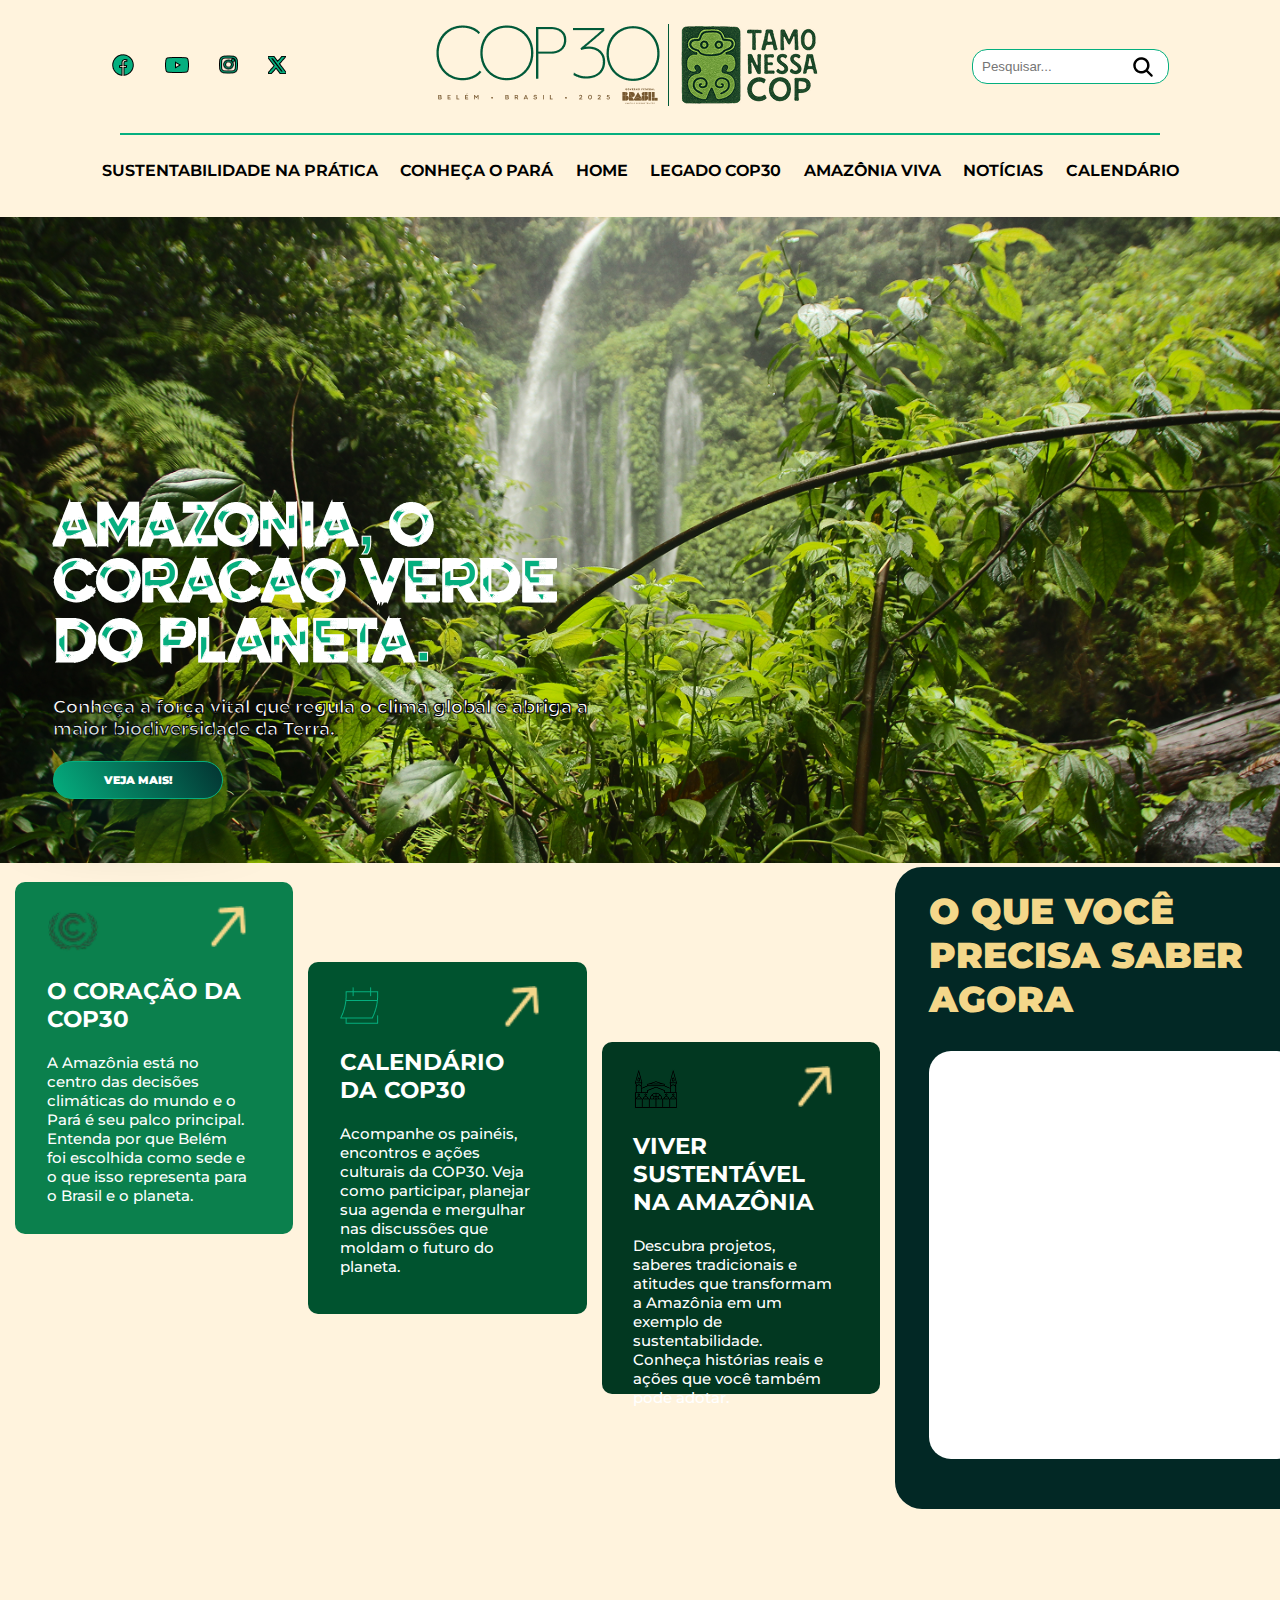
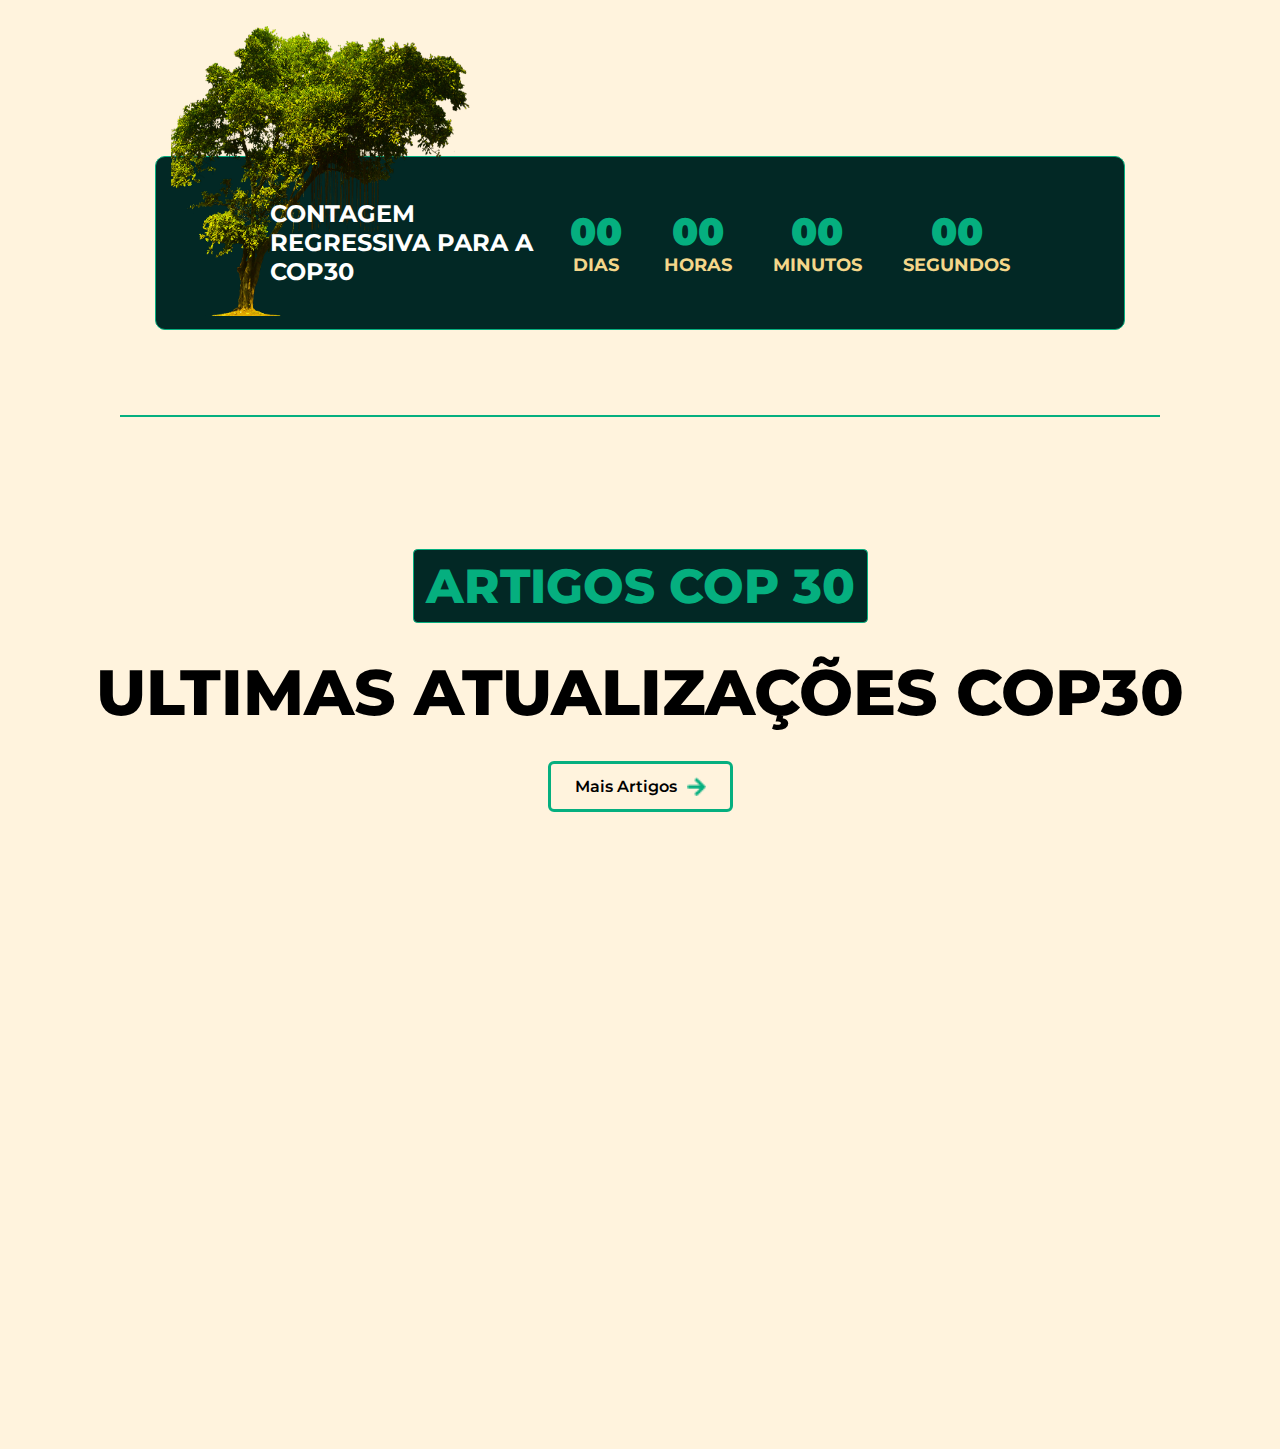
<file: index.html>
<!DOCTYPE html>
<html lang="pt-br">
<head>
    <meta charset="UTF-8">
    <meta name="viewport" content="width=device-width, initial-scale=1.0">
    <link rel="stylesheet" href="styles.css">
    <link rel="icon" href="assets/icon_logo.png" type="image/x-icon">
    <title>Tamo Nessa COP</title>
</head>
<body>
    <header class="header">
        <div class="navbar">
            <div class="primeiraLinha">
                <div class="RedesSociais">
                    <a href="https://www.facebook.com/UnamaOficial/?locale=pt_BR" target="_blank"><img class="header-icon" src="assets/stash_social-facebook-solid.png" id="facebook" target="_blank" style="width: 24px; height: 24px;"></a>
                    <a href="https://www.youtube.com/@unamaoficial" target="_blank"><img class="header-icon" src="assets/typcn_social-youtube.png" id="youtube" style="width: 24px; height: 24px;"></a>
                    <a href="https://www.instagram.com/unamaoficial/?hl=pt-br" target="_blank"><img class="header-icon" src="assets/Vector.png" id="instagram" style="width: 19px; height: 19px;"></a>
                    <a href="https://x.com/ri_unama" target="_blank"><img class="header-icon" src="assets/Group.png" id="twitter" style="width: 18px; height: 18px;"></a>
                </div>
                <div class="logo">
                    <a href="#home"><img src="assets/logo.png" alt="logo"></a>
                </div>
                <input type='text' id="barraDepesquisa" autocomplete='off' placeholder="Pesquisar...">
                </div>
           </div>
            <div class="linedivisao">
            </div>
            <div>
                <ul class="barraatalho">
                    <a href="EmBreve.html"><li>SUSTENTABILIDADE NA PRÁTICA</li></a>
                    <a href="EmBreve.html"><li>CONHEÇA O PARÁ</li></a>
                    <a href="#home"><li>HOME</li></a>
                    <a href="EmBreve.html"><li>LEGADO COP30</li></a>
                    <a href="EmBreve.html"><li>AMAZÔNIA VIVA</li></a>
                    <a href="EmBreve.html"><li>NOTÍCIAS</li></a>
                    <a href="EmBreve.html"><li>CALENDÁRIO</li></a>
                </ul>
            </div>
        </div>   
    </header>
    <main>
        <div>
            <img class='banner' src="assets/beautiful-landscape 1.png" alt="" id="home">
                <section class="hero">
                    <h1 class="titulo">Amazonia, o coracao verde do planeta.</h1>
                    <h2 class="subtitulo">Conheça a força vital que regula o clima global e abriga a maior biodiversidade da Terra.</h2>
                    <button class="button">VEJA MAIS!</button>
                </section>
                <div class="master-cards">
                <section class="cards">
                    <div class="card" id="card1">
                        <div class="imgcard">
                            <img class="iconcard" src="assets/cop-30_belem-icone-cop 1.png">
                            <img src="./assets/Arrow 2.png" class="arrow">
                        </div>
                        <h1 class="titulocard">O CORAÇÃO DA COP30</h1>
                        <p class="conteudocard">A Amazônia está no centro das decisões climáticas do mundo e o Pará é seu palco principal. Entenda por que Belém foi escolhida como sede e o que isso representa para o Brasil e o planeta.</p>
                    </div>
                    <div class="card" id="card2">
                        <div class="imgcard">
                            <img class="iconcard" src="assets/guidance_calendar.png">
                            <img src="./assets/Arrow 2.png" class="arrow">
                        </div>
                        <h1 class="titulocard">CALENDÁRIO DA COP30</h1>
                        <p class="conteudocard">Acompanhe os painéis, encontros e ações culturais da COP30. Veja como participar, planejar sua agenda e mergulhar nas discussões que moldam o futuro do planeta.</p>
                    </div>
                    <div class="card" id="card3"> 
                        <div class="imgcard">
                            <img class="iconcard" src="assets/6826068-200 1.png">
                            <img src="./assets/Arrow 2.png" class="arrow">
                        </div>
                        <h1 class="titulocard">VIVER SUSTENTÁVEL NA AMAZÔNIA</h1>
                        <p class="conteudocard">Descubra projetos, saberes tradicionais e atitudes que transformam a Amazônia em um exemplo de sustentabilidade. Conheça histórias reais e ações que você também pode adotar.</p>
                    </div>
                </section>
                <div class="cardnoticiamini" id="card4_noticias_rapidas">
                    <h1 class="titulo_noticia_rapida">O QUE VOCÊ PRECISA SABER AGORA</h1>
                    <div class="noticias_carrosel"></div>
                </div>
            </div>
        </div>
                <section class="cronometro_page">
                    <div class="cronometro_card">
                        <div class="cont_cronometro_card">
                            <img class="arvore" src="assets/33806-6-jungle-tree-image 1.png" alt="">
                            <p class="titulocontagem">CONTAGEM REGRESSIVA PARA A COP30</p>
                        </div>
                        <div class="contagem_regressiva" id="contagem_reg">
                            <div class="contagem_card">
                                <p class="cont_numero" id="cont_dias">00</p>
                                <p class="cont_texto">DIAS</p>
                            </div>
                            <div class="contagem_card">
                                <p class="cont_numero" id="cont_horas">00</p>
                                <p class="cont_texto">HORAS</p>
                            </div>
                            <div class="contagem_card">
                                <p class="cont_numero" id="cont_minutos">00</p>
                                <p class="cont_texto">MINUTOS</p>
                            </div>
                            <div class="contagem_card">
                                <p class="cont_numero" id="cont_segundos">00</p>
                                <p class="cont_texto">SEGUNDOS</p>
                            </div>
                        </div>
                    </div>
                    <div>
                        <div class="linedivisao"></div>
                    </div>
                </section>
                <section class="noticias_page">
                    <div class="mini_card_cop">
                     <p class="cont_card_cop">ARTIGOS COP 30</p>
                    </div>
                    <div>
                        <h1 class="titulo_noticias">ULTIMAS ATUALIZAÇÕES COP30</h1>
                    </div>
                    <div class="botao_mais_artigos">
                        <p class="cont_card_artigos">Mais Artigos</p>
                        <img src="assets/mini_seta.png" alt="mini seta">
                       </div>
                </section>
        </div>
    </main>
<footer>

</footer>
</body>
    <script src="https://moment.github.io/luxon/global/luxon.min.js"></script>
    <script src="script.js"></script>
</html>
</file>
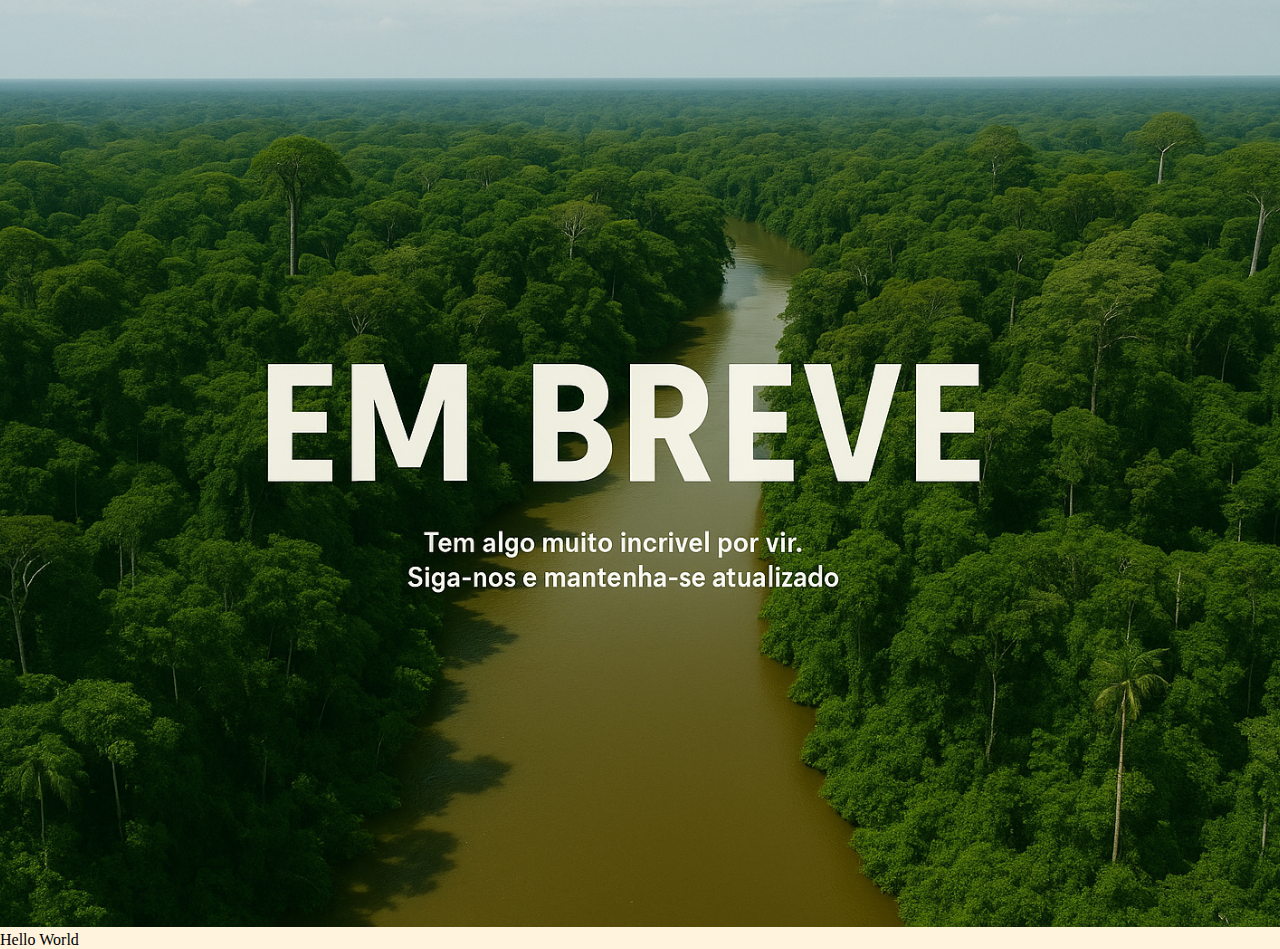
<file: EmBreve.html>
<!DOCTYPE html>
<html lang="pt-br">
<head>
    <meta charset="UTF-8">
    <meta name="viewport" content="width=device-width, initial-scale=1.0">
    <link rel="stylesheet" href="styles.css">
    <link rel="icon" href="assets/icon_logo.png" type="image/x-icon">
    <title>Tamo Nessa COP</title>
</head>
<body style="margin: 0; overflow: hidden;">
    <img src="assets/em-breve.png" alt="" style="width: 100vw; height: 103vh; object-fit: cover;">
    <div>Hello World</div>
</body>
</html>
</file>
<file: styles.css>
@import url('https://fonts.googleapis.com/css2?family=Montserrat:ital,wght@0,100..900;1,100..900&display=swap');
@import url('https://fonts.googleapis.com/css2?family=Oxanium:wght@200..800&display=swap');

@font-face {
    font-family: "noisywalk";
    src: url("./fonts/NOISYWALK.TTF") format("truetype");
}

:root {
--font-primaria: "Montserrat", sans-serif;
--font-titulo-style: "noisywalk", sans-serif;
--font-secundaria: "Oxanium", sans-serif;

--background-cor: #FFF3DD;
--cor-primaria-texto:#000000;
--cor-secundaria-texto: #ffffff;

--cor-alternativa1: #105b5a;
--cor-alternativa2: #00532F;
--cor-alternativa3: #023821;
--cor-alternativa4: #05AF7F;
--cor-alternativa5: #F4D78A;
--cor-alternativa6: #022825;
--cor-alternativa7: #0b804d;
}

html {
    scroll-behavior: smooth;
    background-color: var(--background-cor);
}

* {
    padding: 0%;
    margin: 0%;
    color: inherit;
    text-decoration: none; 
    list-style: none;
    box-sizing: content-box; 
}

.navbar {
    display: flex;
    flex-direction: column;
    justify-content: center;
    align-items: center;
    padding: 30px;
}

.logo {
    cursor: pointer;
}

.primeiraLinha {
    display: flex;
    align-items: center;
    justify-content: center;
    gap: 200px;
}

.RedesSociais {
    display: flex;
    gap: 30px;
    cursor: pointer;
    align-items: center;
}

#barraDepesquisa {
    display: flex;
    justify-content: space-around;
    align-items: center;
    padding: 12px;
    border-radius: 20px;
    border: 1px solid var(--cor-alternativa4);
    outline: none;
    background-image: url('./assets/heroicons_magnifying-glass-16-solid.png');
    background-repeat: no-repeat;
    background-position: 93%
}

#contpesquisa {
    display: flex;
    gap: 107px;
   
}

.linedivisao {
    background-color: var(--cor-alternativa4);
    margin: 0 auto;
    width: 1400.5px;  
    height: 2px;
}

.barraatalho {
    display: flex;
    justify-content: center;
    align-items: center;
    gap: 30px;
    padding: 35px;
    padding-bottom: 49px;
    font-family:var(--font-primaria);
    color: var(--cor-primaria-texto);
    font-weight: 650;
}

.barraatalho li {
    transition: all 0.25s ease-in-out;
    cursor: pointer
}

.barraatalho li:hover {
    color: var(--cor-alternativa4);
    transform: scale(1.05);
    border-bottom: 1px solid var(--cor-alternativa4);
}

.banner {
    z-index: 1;
    position: relative;
    height: 100%;
    width: 100%;

}

.hero {
    z-index: 2;
    position: absolute; 
    top: 50%; 
    right: 50%;
    padding-top: 40px;
    padding-left: 53px;
    display: flex; 
    flex-direction: column; 
    text-align: left; 
    background-color: transparent;
    color: var(--cor-secundaria-texto); 
    gap: 21px; 
}

.titulo {
    color: var(--cor-alternativa4);
    -webkit-text-stroke-width: 1px;
    -webkit-text-stroke-color: var(--cor-secundaria-texto);
    font-size: 5rem;
    font-family: var(--font-titulo-style);
}
.subtitulo {
    font-family: var(--font-primaria);
    font-size: 1.5rem;
    -webkit-text-stroke-width: 1px;
    -webkit-text-stroke-color: var(--cor-primaria-texto);
}

.button {
    width: 14rem;
    height: 3rem;
    display: flex;
    justify-content: center;
    align-items: center;
    border-radius: 1.25rem;
    border: 1px solid #05AF7F;
    background: linear-gradient(57deg, #05AF7F 0%, #033331 99.98%);
    box-shadow: 0px 1px 71.9px 0px #033331;
    color: var(--cor-secundaria-texto);
    font-family: var(--font-primaria);
    font-weight: 1000;
    font-size: 0.875rem;
    cursor: pointer;
    transition: all 0.25s ease-in-out;
}
.button:hover {
    color: var(--cor-alternativa4);
    transform: scale(1.05);
}

.master-cards {
    display: flex;
    flex-direction: row;
}

.cards {
    display: flex;
    justify-content: center;
    align-items: center;
    gap: 20px;
    flex-direction: row;
    padding: 20px;
    width: 100%; 
    max-width: 1200px; 
}


.card {
    margin: 0; 
    display: flex;
    flex-direction: column;
    gap: 20px;
    border-radius: 10px;
    padding: 12px 62px 29px 42px;
    width: 267px;
    height: 428px;
    color: white;
    transition: all 0.25s ease;
    cursor: pointer;
}

.imgcard {
    display: flex;
    justify-content: space-between;
}

.imgcard {
    padding-top: 15px;
}

.arrow {
    width: auto;
    height: 41px;
    transition: all 0.25s ease-in-out;
}

.card:hover {
    transform: scale(1.05);
    .arrow {
        transform: rotate(230deg);
    }
}

.iconcard {
    max-width: 53px;
    height: auto;
}

.titulocard {
    font-size: 30px;
    font-weight: 100%;
    font-family: var(--font-primaria);
}
.conteudocard {
    font-family: var(--font-primaria);
    font-size: 20px;
    font-weight: 500;
}

#card1 {
    margin-top: 0;
    background: var(--cor-alternativa7);
}

#card2 {
    margin-bottom: -10rem;
    background-color: var(--cor-alternativa2);
}

#card3{
    margin-bottom: -20rem;
    background-color: var(--cor-alternativa3);
}

.cardnoticiamini {
    display: flex;
    flex-direction: column;
    align-items: center;
    gap: 30px;
    border-radius: 27px;
    padding: 22px 33px 50px 34px;
    width: 395px;
    height: 570px;
}

.titulo_noticia_rapida {
font-family: var(--font-primaria);
color: var(--cor-alternativa5);
font-size: 36px;
font-weight: 900;

}
.noticias_carrosel {
    border-radius: 22px; 
    height: 450px;
    width: 370px;
    background-color: white;
}

#card4_noticias_rapidas{
    margin-bottom: -20rem;
    background-color: var(--cor-alternativa6);
}

.cronometro_page {
        height: 100vh;
        display: flex;
        flex-direction: column;
        gap: 85px;
        justify-content: center;
        align-items: center;
}

.cronometro_card{
    margin-top: 500px;
    width: 1250px;
    height: 190px;
    border-radius: 10px;
    border: 1px solid var(--cor-alternativa4);
    background: var(--cor-alternativa6);
    display: flex;
    align-items: center;
}

.cont_cronometro_card {
    display: flex;
    align-items: center;
    display: flex;

}
.titulocontagem {
    font-size: 32px;
    font-weight: 700;
    width: 400px;
    color: var(--cor-secundaria-texto);
    font-family: var(--font-primaria);
    padding-left: 5.5em;
    z-index: 12;
}
.arvore {
    width: 400px;
    height: 394px;
    padding-bottom: 200px;
    position: absolute;
}

.contagem_regressiva {
    display: flex;
    justify-content: center;
    align-items: center;
    gap: 55px;
    font-family: var(--font-primaria);
    font-size: 24px;
    font-weight: 700;
    color: var(--cor-alternativa5);
}

.contagem_card {
    display: flex;
    flex-direction: column;
    align-items: center;
}

.cont_numero {
    font-weight: 900;
    font-size: 50px;
    color: var(--cor-alternativa4);
}

.noticias_page {
    display: flex;
    flex-direction: column;
    align-items: center;
    gap: 30px;
    height: 100vh;
}

.mini_card_cop {
    border-radius: 6px;
    border: 1px solid var(--cor-alternativa4);
    background-color: var(--cor-alternativa6);
}

.cont_card_cop {
    font-family: var(--font-primaria);
    font-size: 25px;
    padding: 7px 12px 7px 12px;
    color: var(--cor-alternativa4);
    font-weight: 800;
}

.titulo_noticias {
    font-family: var(--font-primaria);
    font-size: 64px;
    color: var(--cor-primaria-texto);
    font-weight: 800;
}

.botao_mais_artigos {
    display: flex;
    flex-direction: row;
    gap: 10px;
    border-radius: 6px;
    border: 3px solid var(--cor-alternativa4);
    padding:13px 24px;
    transition: all 0.25s ease-in-out;
    cursor: pointer;
}

.botao_mais_artigos:hover {
background-color: #0b804d;
transform: scale(1.05);
}

.cont_card_artigos {
    font-family: var(--font-primaria);
    font-size: 16px;
    font-weight: 600;
    color: var(--cor-primaria-texto);
}


@media (max-width: 1400px) {
    .navbar {
        padding: 22.5px; /* 30px reduzido em 25% */
    }

    .primeiraLinha {
        gap: 150px; /* 200px reduzido em 25% */
    }

    #barraDepesquisa {
        padding: 9px; /* 12px reduzido em 25% */
        border-radius: 15px; /* 20px reduzido em 25% */
        background-position: 93%; /* Mantido */
    }

    .linedivisao {
        width: 1040.25px;
    }

    .barraatalho {
        gap: 22.5px; /* 30px reduzido em 25% */
        padding: 26.25px; /* 35px reduzido em 25% */
        padding-bottom: 36.75px; /* 49px reduzido em 25% */
    }

    .titulo {
        font-size: 3.75rem; /* 5rem reduzido em 25% */
    }

    .subtitulo {
        font-size: 1.125rem; /* 1.5rem reduzido em 25% */
    }

    .button {
        width: 10.5rem; /* 14rem reduzido em 25% */
        height: 2.25rem; /* 3rem reduzido em 25% */
        font-size: 0.65625rem; /* 0.875rem reduzido em 25% */
    }

    .cards {
        gap: 15px; /* 20px reduzido em 25% */
        padding: 15px; /* 20px reduzido em 25% */
    }

    .card {
        padding: 9px 46.5px 21.75px 31.5px; /* 12px 62px 29px 42px reduzido em 25% */
        width: 200.25px; /* 267px reduzido em 25% */
        height: 321px; /* 428px reduzido em 25% */
    }

    .titulocard {
        font-size: 22.5px; /* 30px reduzido em 25% */
    }

    .conteudocard {
        font-size: 15px; /* 20px reduzido em 25% */
    }

    .cronometro_card {
        width: 937.5px; /* 1250px reduzido em 25% */
        height: 142.5px; /* 190px reduzido em 25% */
        margin-top: 375px; /* 500px reduzido em 25% */
        padding: 15px; /* 20px reduzido em 25% */
    }

    .titulocontagem {
        font-size: 24px; /* 32px reduzido em 25% */
        width: 300px; /* 400px reduzido em 25% */
        padding-left: 4.125em; /* 5.5em reduzido em 25% */
    }

    .contagem_regressiva {
        gap: 41.25px; /* 55px reduzido em 25% */
        font-size: 18px; /* 24px reduzido em 25% */
    }

    .cont_numero {
        font-size: 37.5px; /* 50px reduzido em 25% */
    }

    .arvore {
        width: 300px; /* 400px reduzido em 25% */
        height: 295.5px; /* 394px reduzido em 25% */
        padding-bottom: 150px; /* 200px reduzido em 25% */
    }

    .mini_card_cop {
        font-size: 15px; /* 20px reduzido em 25% */
        border-radius: 4.5px; /* 6px reduzido em 25% */
    }

    .cont_card_cop {
        font-size: 48px; /* 64px reduzido em 25% */
    }
}
</file>
